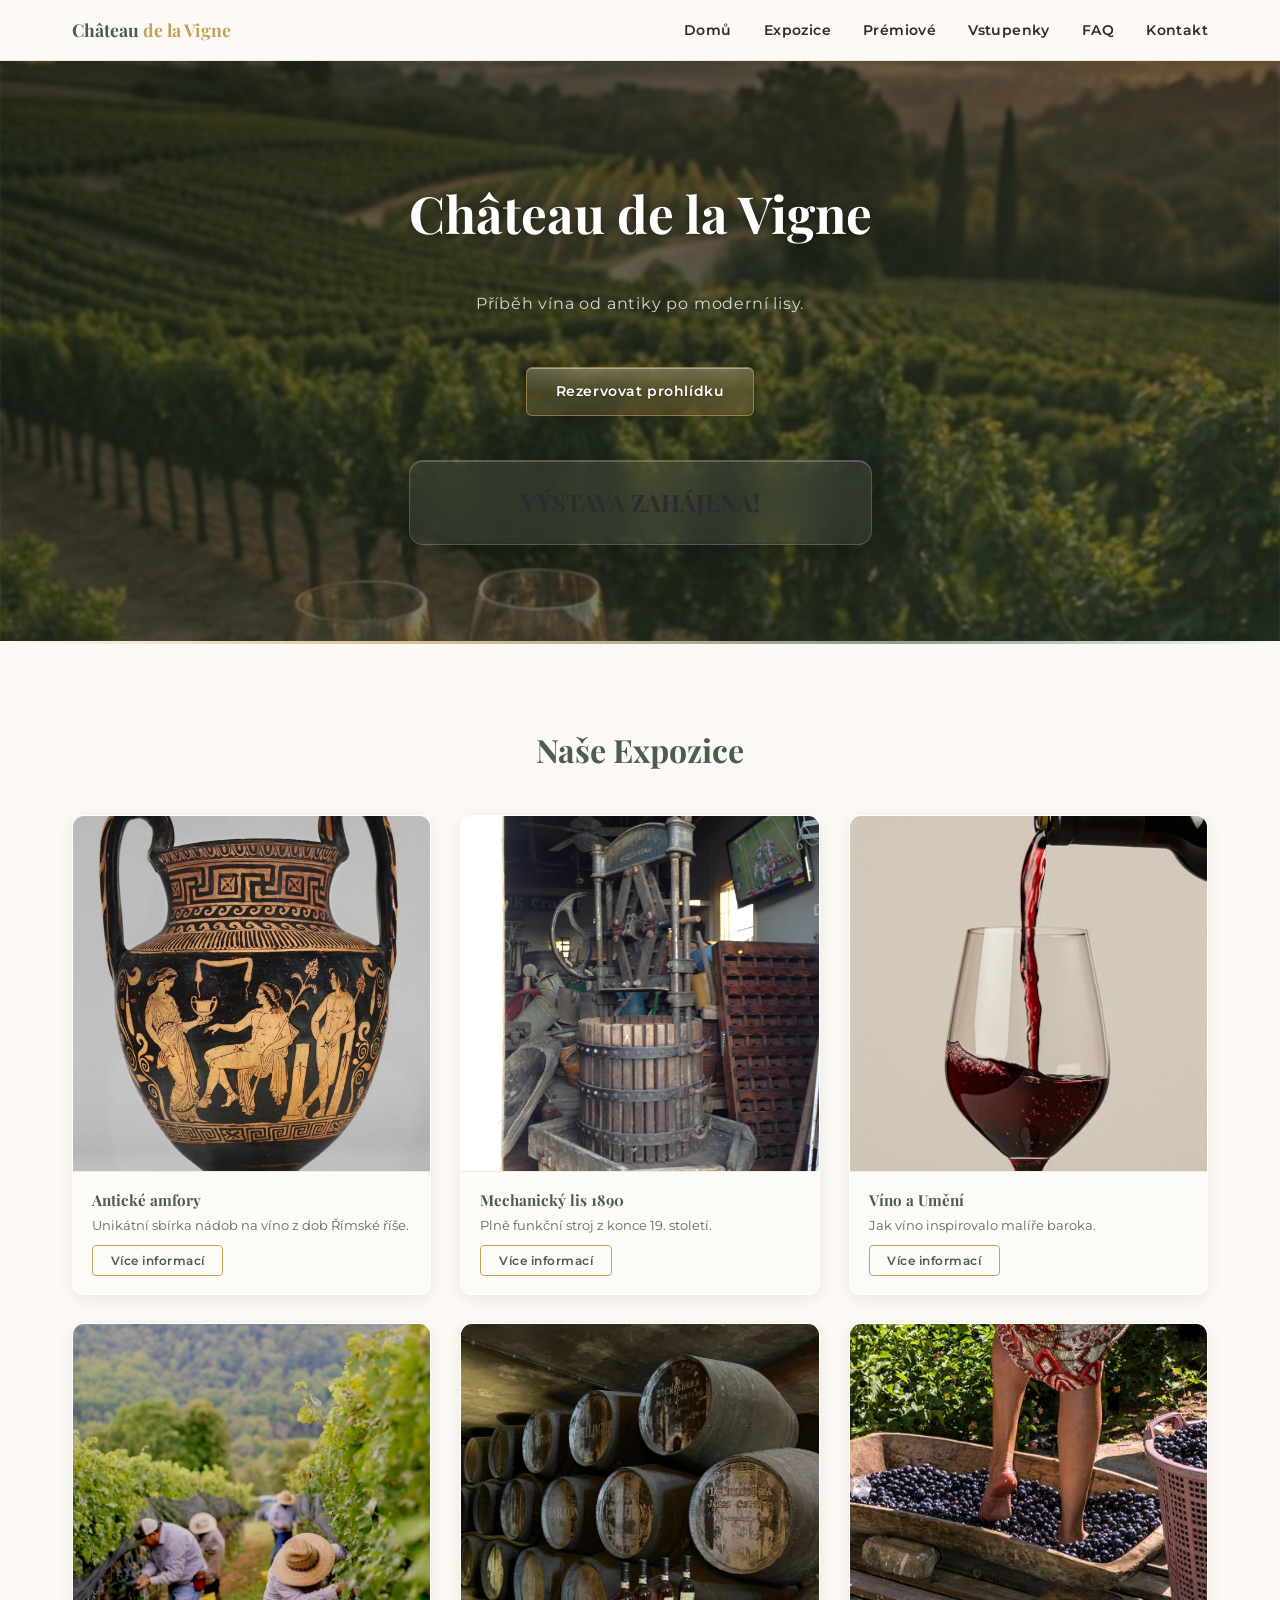
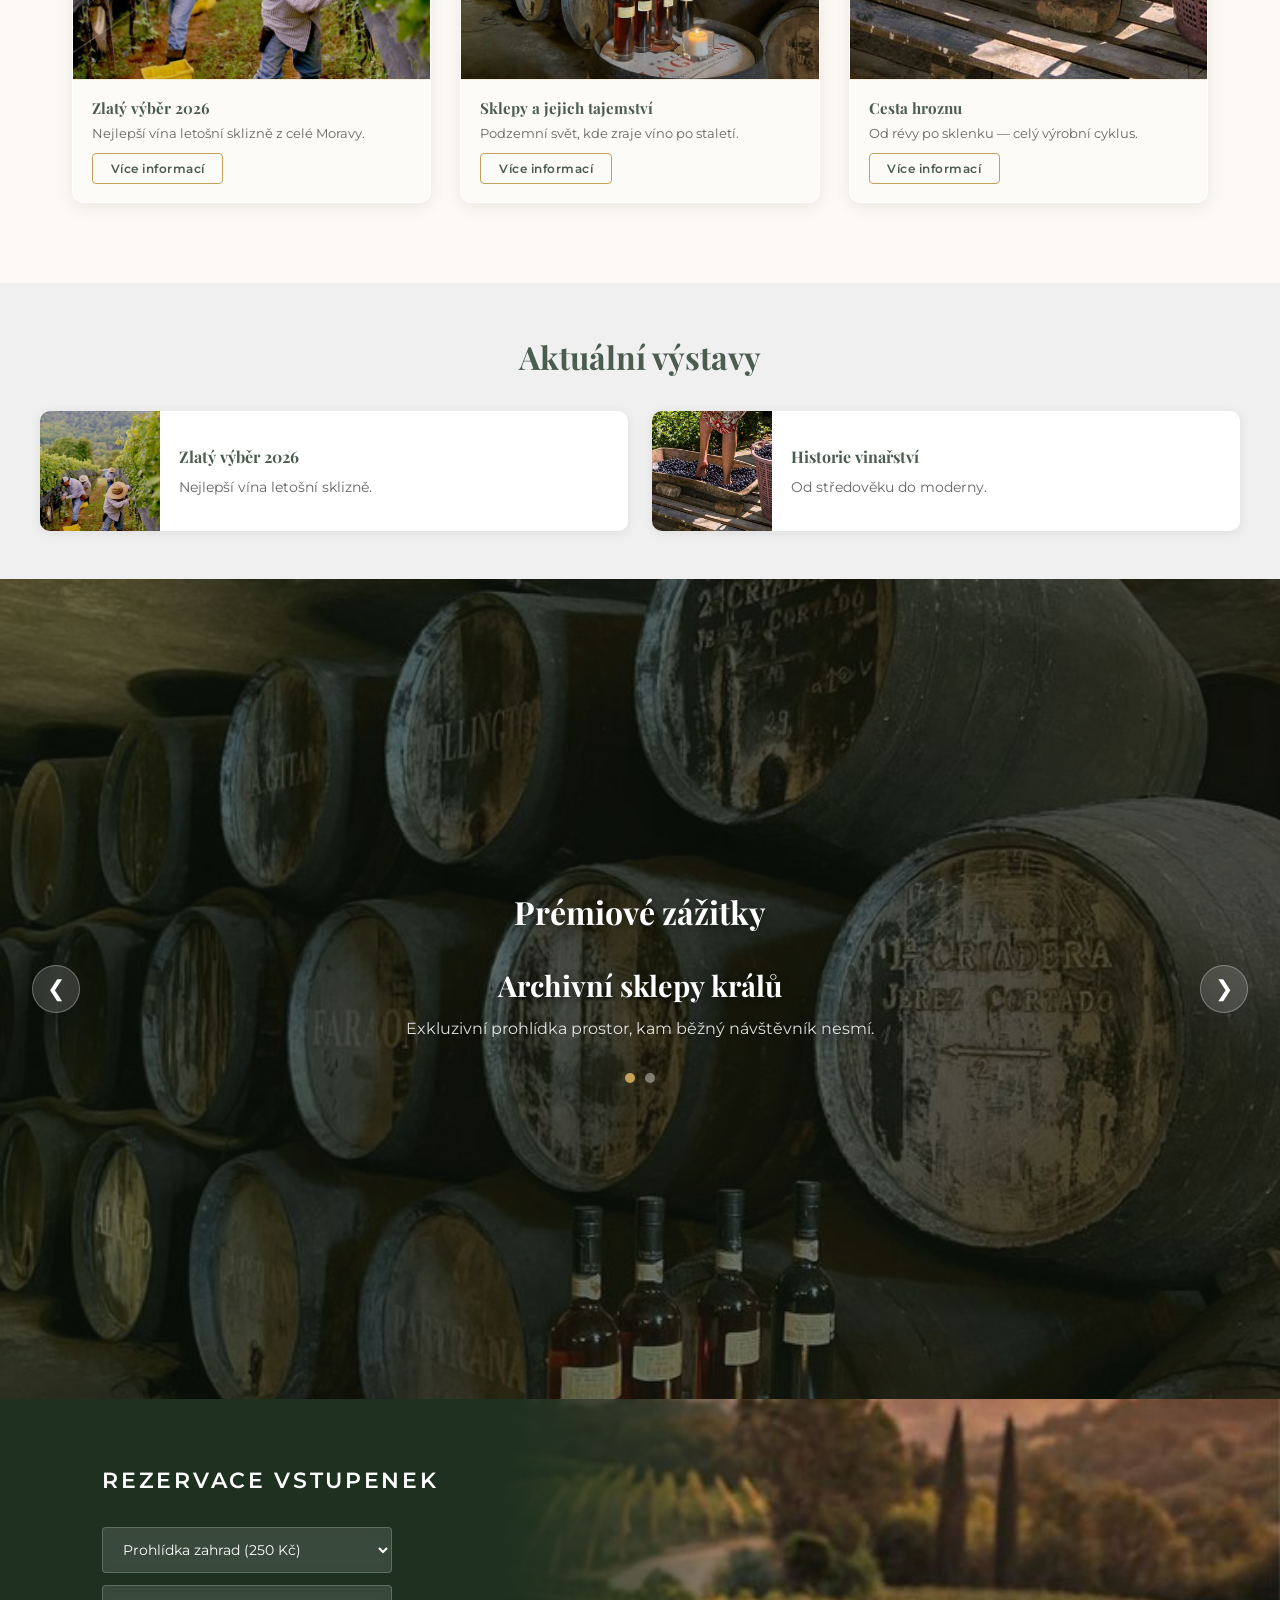
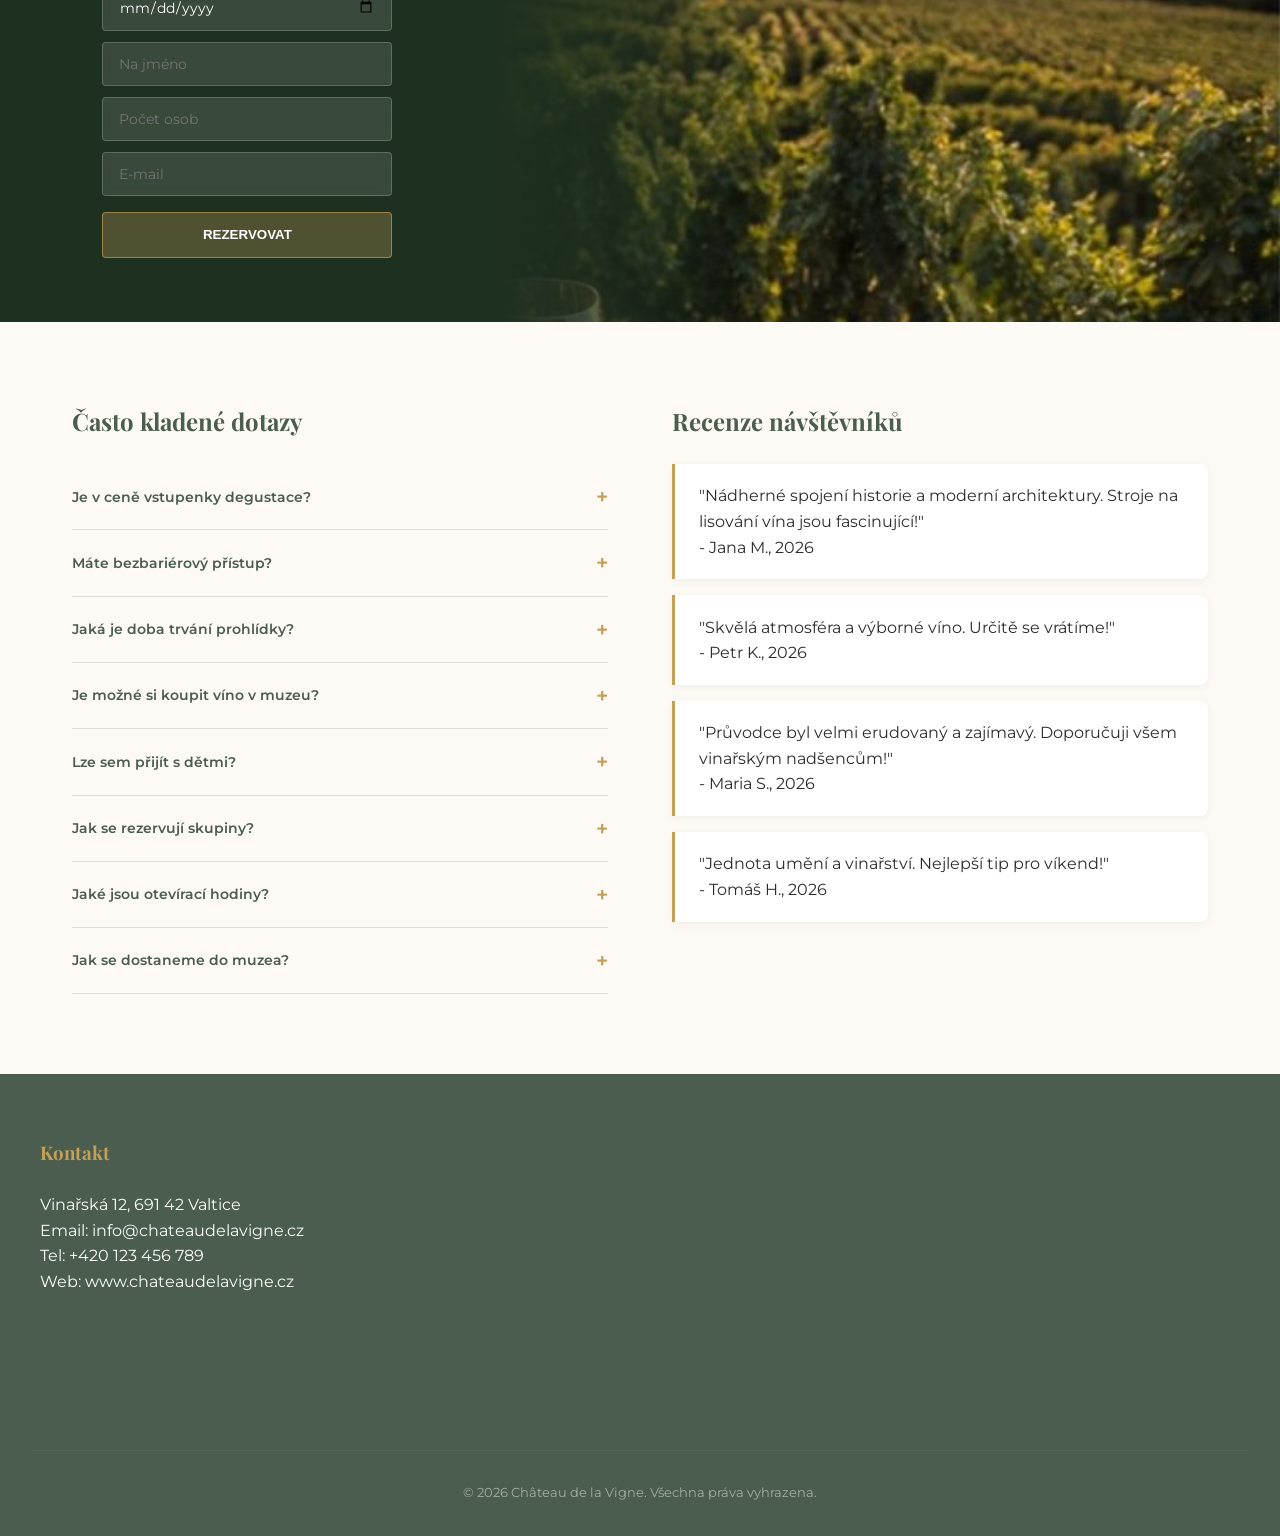
<file: index.html>
<!DOCTYPE html>
<html lang="cs">
<head>
<meta charset="UTF-8" />
<meta name="viewport" content="width=device-width, initial-scale=1.0" />
<title>Château de la Vigne | Muzeum vína</title>
<link rel="stylesheet" href="style.css?v=9">
<link href="https://fonts.googleapis.com/css2?family=Playfair+Display:ital,wght@0,700;1,400&family=Montserrat:wght@300;400;600&display=swap" rel="stylesheet" />
</head>
<body>

<!-- Sticky Navigace -->
<nav class="navbar" id="navbar">
    <div class="nav-container">
        <div class="logo">Château <span>de la Vigne</span></div>
        <ul class="nav-links" id="nav-links">
            <li><a href="#home">Domů</a></li>
            <li><a href="#expozice">Expozice</a></li>
            <li><a href="#premium">Prémiové</a></li>
            <li><a href="#rezervace">Vstupenky</a></li>
            <li><a href="#faq">FAQ</a></li>
            <li><a href="#kontakt">Kontakt</a></li>
        </ul>
        <div class="burger" id="burger">&#9776;</div>
    </div>
</nav>

<!-- Hero Banner + Countdown -->
<section id="home" class="hero" style="background-image: url('images/vinárna.jpg');">
    <div class="hero-content">
        <h1>Château de la Vigne</h1>
        <p>Příběh vína od antiky po moderní lisy.</p>
        <a href="#rezervace" class="cta-btn glass-btn">Rezervovat prohlídku</a>

        <div class="countdown-glass">
            <p class="countdown-title">Nová výstava "Zlatý výběr 2026" začíná za:</p>
            <div class="countdown-container">
                <div class="countdown-item">
                    <span class="countdown-value" id="days">00</span>
                    <span class="countdown-label">Dny</span>
                </div>
                <div class="countdown-sep">:</div>
                <div class="countdown-item">
                    <span class="countdown-value" id="hours">00</span>
                    <span class="countdown-label">Hodin</span>
                </div>
                <div class="countdown-sep">:</div>
                <div class="countdown-item">
                    <span class="countdown-value" id="minutes">00</span>
                    <span class="countdown-label">Minut</span>
                </div>
                <div class="countdown-sep">:</div>
                <div class="countdown-item">
                    <span class="countdown-value" id="seconds">00</span>
                    <span class="countdown-label">Sekund</span>
                </div>
            </div>
        </div>
    </div>
</section>

<!-- Separator -->
<hr class="section-divider" />

<!-- Přehled Expozic -->
<section id="expozice" class="prehled-expozic">
    <h2>Naše Expozice</h2>
    <div class="prehled-grid" id="prehled-grid"></div>
</section>

<!-- Aktuální Expozice -->
<section class="aktualni-expozice">
    <h2>Aktuální výstavy</h2>
    <div class="current-grid" id="current-grid"></div>
</section>

<!-- Carousel - Prémiové výstavy -->
<section id="premium" class="premiumne-vystavy">
    <h2>Prémiové zážitky</h2>
    <div class="carousel">
        <div class="carousel-slide-container">
            <div class="carousel-slide active">
                <img src="images/uvnitr.jpg" alt="Archivní sklepy" />
            </div>
            <div class="carousel-slide">
                <img src="images/makingwine.jpg" alt="Degustace" />
            </div>
        </div>
        <button class="carousel-btn prev" id="carousel-prev">&#10094;</button>
        <button class="carousel-btn next" id="carousel-next">&#10095;</button>
    </div>
    <div class="carousel-caption" id="carousel-caption">
        <h3>Archivní sklepy králů</h3>
        <p>Exkluzivní prohlídka prostor, kam běžný návštěvník nesmí.</p>
    </div>
    <div class="carousel-dots" id="carousel-dots"></div>
</section>

<!-- Rezervace/Vstupenky -->
<section id="rezervace" class="rezervace">
    <div class="rezervace-bg" id="rezervace-bg"></div>
    <div class="rezervace-panel">
        <h2>Rezervace vstupenek</h2>
        <div class="rezervace-form">
            <form id="booking-form">
                <select name="type" id="ticket-type">
                    <option value="zahrady">Prohlídka zahrad (250 Kč)</option>
                    <option value="sklepy">Sklepy & Dům (350 Kč)</option>
                    <option value="degustace">Degustace & Tvorba vína (590 Kč)</option>
                    <option value="bonus">Vše + Bonus program (890 Kč)</option>
                </select>
                <input type="date" name="date" required />
                <input type="text" name="name" placeholder="Na jméno" required />
                <input type="number" name="count" min="1" placeholder="Počet osob" required />
                <input type="email" name="email" placeholder="E-mail" required />
                <button type="submit" class="btn-reserve">Rezervovat</button>
            </form>
        </div>
    </div>
</section>

<!-- FAQ & Recenze -->
<section id="faq" class="info-section">
    <div class="faq">
        <h3>Často kladené dotazy</h3>
        <details>
            <summary>Je v ceně vstupenky degustace?</summary>
            <p>Degustace je součástí balíčku "Degustace & Tvorba vína" a "Vše + Bonus program". U základního vstupného lze dokoupit na místě za dodatečný poplatek 150 Kč.</p>
        </details>
        <details>
            <summary>Máte bezbariérový přístup?</summary>
            <p>Ano, celé muzeum včetně historických sklepů je přístupné výtahem. Máme i sociální zařízení pro osoby se zdravotním postižením.</p>
        </details>
        <details>
            <summary>Jaká je doba trvání prohlídky?</summary>
            <p>Prohlídka zahrad trvá 1-2 hodiny. Sklepy & Dům trvají 2 hodiny. Degustace & Tvorba vína trvá 3-4 hodiny. Bonus program trvá 5-6 hodin.</p>
        </details>
        <details>
            <summary>Je možné si koupit víno v muzeu?</summary>
            <p>Ano, v našem obchodu prodáváme výběr vín z místních vinařství. Příslušníci skupin mohou získat slevu 10%.</p>
        </details>
        <details>
            <summary>Lze sem přijít s dětmi?</summary>
            <p>Děti do 6 let mají vstup zdarma. Pro děti od 7 do 15 let nabízíme zvýhodněnou cenu 100 Kč. Máme také dětský edukační program.</p>
        </details>
        <details>
            <summary>Jak se rezervují skupiny?</summary>
            <p>Skupiny od 10 osob prosím rezervujte minimálně 2 týdny předem na email: groups@chateaudelavigne.cz. Skupiny dostávají slevu 15%.</p>
        </details>
        <details>
            <summary>Jaké jsou otevírací hodiny?</summary>
            <p>Otevřeno úterý - neděle, 10:00 - 18:00. V pondělí jsme zavřeni. V letních měsících (červen-srpen) otevřeno denně.</p>
        </details>
        <details>
            <summary>Jak se dostaneme do muzea?</summary>
            <p>Muzeum se nachází ve Valtici. Lze se sem dostat autem (volné parkoviště), vlakem (zastávka Valtice) nebo autobusem. Nejbližší letiště je Brno (50 km).</p>
        </details>
    </div>
    <div class="reviews">
        <h3>Recenze návštěvníků</h3>
        <div class="review-item">
            <p>"Nádherné spojení historie a moderní architektury. Stroje na lisování vína jsou fascinující!"</p>
            <span>- Jana M., 2026</span>
        </div>
        <div class="review-item">
            <p>"Skvělá atmosféra a výborné víno. Určitě se vrátíme!"</p>
            <span>- Petr K., 2026</span>
        </div>
        <div class="review-item">
            <p>"Průvodce byl velmi erudovaný a zajímavý. Doporučuji všem vinařským nadšencům!"</p>
            <span>- Maria S., 2026</span>
        </div>
        <div class="review-item">
            <p>"Jednota umění a vinařství. Nejlepší tip pro víkend!"</p>
            <span>- Tomáš H., 2026</span>
        </div>
    </div>
</section>

<!-- Kontakt a mapa -->
<footer id="kontakt" class="kontakt">
    <div class="kontakt-wrapper">
        <div class="kontakt-info">
            <h3>Kontakt</h3>
            <p>Vinařská 12, 691 42 Valtice</p>
            <p>Email: info@chateaudelavigne.cz</p>
            <p>Tel: +420 123 456 789</p>
            <p>Web: www.chateaudelavigne.cz</p>
        </div>
        <div class="kontakt-mapa">
            <iframe src="https://www.google.com/maps/embed?pb=!1m18!1m12!1m3!1d2549.5632345857996!2d16.99897!3d48.70563!2m3!1f0!2f0!3f0!3m2!1i1024!2i768!4f13.1!3m3!1m2!1s0x470c394c0e0f0001%3A0x1234567890abcdef!2sVin%C3%A1rsk%C3%A1%2012%2C%20691%2042%20Valtice!5e0!3m2!1scs!2scz!4v1234567890" allowfullscreen="" loading="lazy" referrerpolicy="no-referrer-when-downgrade"></iframe>
        </div>
    </div>
    <p class="copy">&copy; 2026 Château de la Vigne. Všechna práva vyhrazena.</p>
</footer>

<!-- Expo detail modal -->
<div id="expo-modal-overlay">
    <div class="expo-modal">
        <button class="expo-modal-close">&times;</button>
        <div class="expo-modal-img"></div>
        <div class="expo-modal-body">
            <span class="expo-modal-tag"></span>
            <h2 class="expo-modal-title"></h2>
            <div class="expo-modal-meta">
                <div class="expo-meta-item">
                    <span class="meta-label">Termín</span>
                    <span class="meta-value expo-modal-dates"></span>
                </div>
                <div class="expo-meta-item">
                    <span class="meta-label">Vstupné</span>
                    <span class="meta-value expo-modal-price"></span>
                </div>
            </div>
            <p class="expo-modal-desc"></p>
            <div class="expo-modal-includes">
                <h4>Co je součástí</h4>
                <ul></ul>
            </div>
        </div>
    </div>
</div>

<script src="script.js?v=10"></script>
</body>
</html>
</file>
<file: style.css>
:root {
    --primary: #4a5d4e;
    --gold: #c5a059;
    --bg: #fdfaf5;
    --text: #2c2c2c;
    --light-gray: #f0f0f0;
    --dark-gray: #5a5a5a;
}

* {
    margin: 0;
    padding: 0;
    box-sizing: border-box;
}

body {
    font-family: 'Montserrat', sans-serif;
    background-color: var(--bg);
    color: var(--text);
    line-height: 1.6;
}

h1, h2, h3, .logo {
    font-family: 'Playfair Display', serif;
}

/* ===== GLASS BUTTON SYSTEM ===== */
.glass-btn {
    display: inline-block;
    padding: 0.75rem 1.8rem;
    border-radius: 6px;
    font-weight: 600;
    font-family: 'Montserrat', sans-serif;
    font-size: 0.9rem;
    letter-spacing: 0.04em;
    text-decoration: none;
    cursor: pointer;
    border: 1px solid rgba(255, 255, 255, 0.35);
    background: rgba(255, 255, 255, 0.15);
    backdrop-filter: blur(12px);
    -webkit-backdrop-filter: blur(12px);
    box-shadow:
        0 4px 16px rgba(0, 0, 0, 0.15),
        inset 0 1px 0 rgba(255, 255, 255, 0.4),
        inset 0 -1px 0 rgba(0, 0, 0, 0.08);
    color: white;
    text-shadow: 0 1px 2px rgba(0,0,0,0.25);
    transition: all 0.25s ease;
    position: relative;
    overflow: hidden;
}

.glass-btn::before {
    content: '';
    position: absolute;
    top: 0; left: 0; right: 0;
    height: 50%;
    background: linear-gradient(to bottom, rgba(255,255,255,0.18), transparent);
    border-radius: 6px 6px 0 0;
    pointer-events: none;
}

.glass-btn:hover {
    background: rgba(255, 255, 255, 0.25);
    border-color: rgba(255, 255, 255, 0.55);
    box-shadow:
        0 6px 24px rgba(0, 0, 0, 0.2),
        inset 0 1px 0 rgba(255, 255, 255, 0.5),
        inset 0 -1px 0 rgba(0, 0, 0, 0.1);
    transform: translateY(-1px);
}

.glass-btn:active {
    transform: translateY(0);
    box-shadow:
        0 2px 8px rgba(0, 0, 0, 0.15),
        inset 0 1px 0 rgba(255, 255, 255, 0.3);
}

/* Dark background glass btn (hero, footer contexts) */
.hero .glass-btn,
.nova-vystava .glass-btn {
    border-color: rgba(197, 160, 89, 0.6);
    background: rgba(197, 160, 89, 0.2);
    color: white;
}

.hero .glass-btn:hover,
.nova-vystava .glass-btn:hover {
    background: rgba(197, 160, 89, 0.35);
    border-color: rgba(197, 160, 89, 0.8);
}

/* ===== NAVIGACE ===== */
.navbar {
    background: rgba(253, 250, 245, 0.92);
    border-bottom: 1px solid rgba(197, 160, 89, 0.2);
    position: sticky;
    top: 0;
    z-index: 100;
    backdrop-filter: blur(8px);
    -webkit-backdrop-filter: blur(8px);
}

.nav-container {
    max-width: 1200px;
    margin: 0 auto;
    display: flex;
    justify-content: space-between;
    align-items: center;
    padding: 1rem 2rem;
}

.logo {
    font-weight: bold;
    font-size: 1.1rem;
    color: var(--primary);
}

.logo span {
    color: var(--gold);
}

.nav-links {
    display: flex;
    list-style: none;
    gap: 2rem;
}

.nav-links a {
    text-decoration: none;
    color: var(--text);
    font-weight: 600;
    font-size: 0.85rem;
    letter-spacing: 0.03em;
    transition: color 0.3s;
}

.nav-links a:hover {
    color: var(--gold);
}

.burger {
    display: none;
    font-size: 1.5rem;
    cursor: pointer;
    color: var(--primary);
    background: none;
    border: none;
}

/* ===== HERO ===== */
.hero {
    background-color: #3a4a3a;
    background-size: cover;
    background-position: center;
    padding: 5rem 2rem 4rem;
    text-align: center;
    min-height: 580px;
    display: flex;
    align-items: center;
    justify-content: center;
    position: relative;
    overflow: hidden;
}

.hero::before {
    content: '';
    position: absolute;
    inset: 0;
    background: linear-gradient(160deg, rgba(20,30,20,0.65) 0%, rgba(40,55,40,0.55) 100%);
    z-index: 0;
}

.hero-content {
    max-width: 640px;
    position: relative;
    z-index: 1;
    display: flex;
    flex-direction: column;
    align-items: center;
    gap: 1.2rem;
}

.hero h1 {
    font-size: 3.2rem;
    color: white;
    margin-bottom: 1rem;
    text-shadow: 0 2px 8px rgba(0,0,0,0.3);
}

.hero p {
    font-size: 1rem;
    color: rgba(255,255,255,0.8);
    margin-bottom: 2rem;
    letter-spacing: 0.05em;
}

/* Glass countdown inside hero */
.countdown-glass {
    margin-top: 1.5rem;
    background: rgba(255, 255, 255, 0.08);
    backdrop-filter: blur(16px);
    -webkit-backdrop-filter: blur(16px);
    border: 1px solid rgba(255, 255, 255, 0.18);
    border-radius: 14px;
    padding: 1.4rem 2.5rem;
    box-shadow:
        0 8px 32px rgba(0,0,0,0.25),
        inset 0 1px 0 rgba(255,255,255,0.2),
        inset 0 -1px 0 rgba(0,0,0,0.1);
    width: 100%;
    max-width: 500px;
}

.countdown-title {
    font-size: 0.75rem;
    letter-spacing: 0.08em;
    text-transform: uppercase;
    color: rgba(255,255,255,0.65);
    margin-bottom: 1rem;
    font-family: 'Montserrat', sans-serif;
}

.countdown-container {
    display: flex;
    justify-content: center;
    align-items: center;
    gap: 0.5rem;
}

.countdown-item {
    display: flex;
    flex-direction: column;
    align-items: center;
    min-width: 60px;
}

.countdown-sep {
    font-size: 1.6rem;
    color: var(--gold);
    font-weight: 300;
    margin-bottom: 1.2rem;
    opacity: 0.7;
}

.countdown-value {
    font-size: 2.2rem;
    font-weight: 700;
    font-family: 'Playfair Display', serif;
    color: var(--gold);
    line-height: 1;
}

.countdown-label {
    font-size: 0.65rem;
    letter-spacing: 0.1em;
    text-transform: uppercase;
    color: rgba(255,255,255,0.5);
    margin-top: 0.4rem;
}

/* ===== SEPARATOR ===== */
.section-divider {
    border: none;
    height: 3px;
    background: linear-gradient(90deg, transparent 0%, var(--gold) 30%, var(--primary) 70%, transparent 100%);
    margin: 0;
    opacity: 0.6;
}

/* ===== PŘEHLED EXPOZIC ===== */
.prehled-expozic {
    padding: 5rem 2rem;
    max-width: 1200px;
    width: 100%;
    margin: 0 auto;
    box-sizing: border-box;
}

.prehled-expozic h2,
.aktualni-expozice h2,
.premiumne-vystavy h2,
.rezervace h2,
.info-section h3 {
    text-align: center;
    margin-bottom: 2.5rem;
    font-size: 2rem;
    color: var(--primary);
}

.prehled-grid {
    display: grid;
    grid-template-columns: repeat(3, 1fr);
    gap: 1.8rem;
    justify-content: center;
    width: 100%;
}

.expo-card {
    min-width: 0;
    display: flex;
    flex-direction: column;
    background: rgba(255,255,255,0.5);
    backdrop-filter: blur(8px);
    -webkit-backdrop-filter: blur(8px);
    border: 1px solid rgba(255,255,255,0.8);
    border-radius: 12px;
    overflow: hidden;
    box-shadow: 0 4px 18px rgba(0,0,0,0.08), inset 0 1px 0 rgba(255,255,255,0.9);
    transition: transform 0.3s, box-shadow 0.3s;
    aspect-ratio: 3 / 4;
}

.expo-card:hover {
    transform: translateY(-6px);
    box-shadow: 0 14px 36px rgba(0,0,0,0.13), inset 0 1px 0 rgba(255,255,255,0.9);
}

.expo-card-img {
    width: 100%;
    flex: 1;
    background: var(--light-gray) center/cover no-repeat;
    min-height: 0;
}

.expo-card-content {
    padding: 1rem 1.2rem 1.1rem;
    background: rgba(253,250,245,0.72);
    backdrop-filter: blur(16px);
    -webkit-backdrop-filter: blur(16px);
    border-top: 1px solid rgba(197,160,89,0.18);
    flex-shrink: 0;
}

.expo-card-content h3 {
    margin-bottom: 0.25rem;
    font-size: 0.95rem;
    color: var(--primary);
}

.expo-card-content p {
    font-size: 0.82rem;
    color: #666;
    margin-bottom: 0.6rem;
    line-height: 1.45;
    display: -webkit-box;
    -webkit-line-clamp: 2;
    -webkit-box-orient: vertical;
    overflow: hidden;
}

.expo-card-btn {
    display: inline-block;
    padding: 0.45rem 1.1rem;
    font-size: 0.78rem;
    font-weight: 600;
    font-family: 'Montserrat', sans-serif;
    letter-spacing: 0.04em;
    color: var(--primary);
    border: 1.5px solid var(--gold);
    border-radius: 4px;
    background: transparent;
    cursor: pointer;
    transition: all 0.2s ease;
}

.expo-card-btn:hover {
    background: var(--gold);
    color: white;
}

/* ===== EXPO DETAIL MODAL ===== */
#expo-modal-overlay {
    position: fixed;
    inset: 0;
    background: rgba(0,0,0,0.6);
    backdrop-filter: blur(8px);
    -webkit-backdrop-filter: blur(8px);
    z-index: 10000;
    display: flex;
    align-items: center;
    justify-content: center;
    padding: 1.5rem;
    opacity: 0;
    pointer-events: none;
    transition: opacity 0.28s ease;
}

#expo-modal-overlay.active {
    opacity: 1;
    pointer-events: auto;
}

.expo-modal {
    background: var(--bg);
    border-radius: 16px;
    width: 100%;
    max-width: 560px;
    max-height: 88vh;
    overflow-y: auto;
    box-shadow: 0 24px 60px rgba(0,0,0,0.3);
    display: flex;
    flex-direction: column;
    position: relative;
}

.expo-modal-img {
    width: 100%;
    height: 220px;
    background: var(--light-gray) center/cover no-repeat;
    border-radius: 16px 16px 0 0;
    flex-shrink: 0;
}

.expo-modal-close {
    position: absolute;
    top: 12px;
    right: 12px;
    width: 34px;
    height: 34px;
    border-radius: 50%;
    background: rgba(255,255,255,0.92);
    border: none;
    font-size: 1.3rem;
    font-weight: 700;
    cursor: pointer;
    display: flex;
    align-items: center;
    justify-content: center;
    box-shadow: 0 2px 8px rgba(0,0,0,0.15);
    z-index: 2;
    transition: background 0.2s;
}

.expo-modal-close:hover {
    background: white;
}

.expo-modal-body {
    padding: 1.6rem 1.8rem 2rem;
}

.expo-modal-tag {
    display: inline-block;
    font-size: 0.7rem;
    font-weight: 600;
    letter-spacing: 0.1em;
    text-transform: uppercase;
    color: var(--gold);
    border: 1px solid rgba(197,160,89,0.4);
    border-radius: 20px;
    padding: 0.2rem 0.75rem;
    margin-bottom: 0.7rem;
}

.expo-modal-body h2 {
    font-size: 1.5rem;
    color: var(--primary);
    margin-bottom: 1rem;
}

.expo-modal-meta {
    display: grid;
    grid-template-columns: 1fr 1fr;
    gap: 0.6rem;
    margin-bottom: 1.2rem;
}

.expo-meta-item {
    background: rgba(197,160,89,0.08);
    border: 1px solid rgba(197,160,89,0.2);
    border-radius: 8px;
    padding: 0.6rem 0.9rem;
}

.expo-meta-item .meta-label {
    display: block;
    font-size: 0.68rem;
    letter-spacing: 0.08em;
    text-transform: uppercase;
    color: var(--dark-gray);
    margin-bottom: 0.2rem;
}

.expo-meta-item .meta-value {
    font-size: 0.85rem;
    font-weight: 600;
    color: var(--primary);
}

.expo-modal-body p {
    font-size: 0.88rem;
    color: #555;
    line-height: 1.65;
    margin-bottom: 1.3rem;
}

.expo-modal-includes h4 {
    font-size: 0.78rem;
    text-transform: uppercase;
    letter-spacing: 0.07em;
    color: var(--dark-gray);
    margin-bottom: 0.7rem;
}

.expo-modal-includes ul {
    list-style: none;
    display: flex;
    flex-direction: column;
    gap: 0.45rem;
}

.expo-modal-includes ul li {
    font-size: 0.85rem;
    color: var(--text);
    padding-left: 1.3rem;
    position: relative;
}

.expo-modal-includes ul li::before {
    content: '✓';
    position: absolute;
    left: 0;
    color: var(--gold);
    font-weight: 700;
}

/* ===== FIX PRO ŠIPKY SLIDERU ===== */
.carousel-btn {
    z-index: 100 !important;
    pointer-events: auto !important;
    cursor: pointer;
}

/* ===== AKTUÁLNÍ EXPOZICE ===== */
.aktualni-expozice {
    padding: 3rem 2rem;
    background: var(--light-gray);
}

.aktualni-expozice > h2 {
    max-width: 1200px;
    margin: 0 auto 1.8rem;
}

.current-grid {
    display: grid;
    grid-template-columns: 1fr 1fr;
    gap: 1.5rem;
    max-width: 1200px;
    margin: 0 auto;
}

.current-expo {
    background: white;
    border-radius: 10px;
    overflow: hidden;
    display: flex;
    flex-direction: row;
    box-shadow: 0 2px 12px rgba(0,0,0,0.08);
    max-height: 120px;
}

.current-expo-img {
    width: 120px;
    min-height: 120px;
    background: var(--light-gray) center/cover no-repeat;
    flex-shrink: 0;
}

.current-expo-content {
    padding: 1rem 1.2rem;
    flex: 1;
    display: flex;
    flex-direction: column;
    justify-content: center;
}

.current-expo-content h3 {
    margin-bottom: 0.5rem;
    font-size: 1rem;
    color: var(--primary);
}

.current-expo-content p {
    font-size: 0.85rem;
    color: #666;
    line-height: 1.4;
    display: -webkit-box;
    -webkit-line-clamp: 2;
    -webkit-box-orient: vertical;
    overflow: hidden;
}

/* ===== CAROUSEL / PRÉMIOVÉ ===== */
.premiumne-vystavy {
    position: relative;
    min-height: 820px;
    overflow: hidden;
    display: flex;
    flex-direction: column;
    align-items: center;
    justify-content: center;
    padding: 5rem 2rem;
}

.carousel {
    position: absolute;
    inset: 0;
    width: 100%;
    height: 100%;
    z-index: 0;
}

.carousel-slide-container {
    position: absolute;
    inset: 0;
    width: 100%;
    height: 100%;
}

.carousel-slide {
    position: absolute;
    inset: 0;
    width: 100%;
    height: 100%;
    display: none;
}

.carousel-slide.active {
    display: block;
}

.carousel-slide img {
    width: 100%;
    height: 100%;
    object-fit: cover;
}

.carousel::after {
    content: '';
    position: absolute;
    inset: 0;
    background: rgba(15, 25, 15, 0.55);
    z-index: 1;
    pointer-events: none;
}

.premiumne-vystavy > h2 {
    position: relative;
    z-index: 3;
    color: white;
    text-shadow: 0 2px 8px rgba(0,0,0,0.4);
    margin-bottom: 1.5rem;
}

.carousel-caption {
    position: relative;
    z-index: 3;
    text-align: center;
    color: white;
    max-width: 640px;
    margin: 0 auto;
    padding: 0 1rem;
}

.carousel-caption h3 {
    font-size: 1.8rem;
    margin-bottom: 0.5rem;
    font-family: 'Playfair Display', serif;
    text-shadow: 0 2px 8px rgba(0,0,0,0.4);
}

.carousel-caption p {
    font-size: 1rem;
    opacity: 0.85;
}

.carousel-btn {
    position: absolute;
    top: 50%;
    transform: translateY(-50%);
    background: rgba(255,255,255,0.15);
    backdrop-filter: blur(10px);
    -webkit-backdrop-filter: blur(10px);
    color: white;
    border: 1px solid rgba(255,255,255,0.3);
    font-size: 1.4rem;
    width: 48px;
    height: 48px;
    display: flex;
    align-items: center;
    justify-content: center;
    border-radius: 50%;
    cursor: pointer;
    z-index: 4;
    transition: all 0.25s ease;
}

.carousel-btn:hover {
    background: rgba(255,255,255,0.28);
    border-color: rgba(255,255,255,0.55);
}

.carousel-btn.prev { left: 2rem; }
.carousel-btn.next { right: 2rem; }

.carousel-dots {
    position: relative;
    z-index: 3;
    text-align: center;
    margin-top: 1.5rem;
}

.dot {
    display: inline-block;
    width: 10px;
    height: 10px;
    border-radius: 50%;
    background: rgba(255,255,255,0.4);
    margin: 0 5px;
    cursor: pointer;
    transition: background 0.3s;
}

.dot.active {
    background: var(--gold);
}

/* ===== REZERVACE ===== */
.rezervace {
    position: relative;
    min-height: 520px;
    overflow: hidden;
}

/* Obrázek pokrývá celou sekci na pozadí */
.rezervace-bg {
    position: absolute;
    inset: 0;
    background: url('images/vinárna.jpg') center/cover no-repeat;
    z-index: 0;
}

/* Překryv — gradient zleva plná barva → doprava průhledná */
.rezervace-panel {
    position: relative;
    z-index: 1;
    width: 60%;
    min-height: 520px;
    padding: 4rem 4rem 4rem 8%;
    display: flex;
    flex-direction: column;
    justify-content: center;
    align-items: flex-start;
    background: linear-gradient(to right,
        #1e3020 0%,
        #1e3020 65%,
        rgba(30,48,32,0.6) 85%,
        transparent 100%
    );
}

.rezervace-panel h2 {
    color: white;
    font-size: 1.4rem;
    letter-spacing: 0.12em;
    text-transform: uppercase;
    margin-bottom: 1.8rem;
    font-family: 'Montserrat', sans-serif;
    font-weight: 600;
    text-align: center;
}

.rezervace-form form {
    display: flex;
    flex-direction: column;
    gap: 0.7rem;
    max-width: 360px;
}

.rezervace-form input,
.rezervace-form select {
    padding: 0.75rem 1rem;
    border: 1px solid rgba(255,255,255,0.2);
    border-radius: 4px;
    font-size: 0.88rem;
    font-family: inherit;
    background: rgba(255,255,255,0.12);
    color: white;
    backdrop-filter: blur(4px);
    width: 100%;
}

.rezervace-form select option {
    color: #222222 !important;
    background-color: #ffffff !important;
}

.btn-reserve {
    margin-top: 0.3rem;
    background: rgba(197,160,89,0.3);
    color: white;
    padding: 0.9rem;
    border: 1px solid rgba(197,160,89,0.65);
    border-radius: 4px;
    font-weight: 600;
    text-transform: uppercase;
    cursor: pointer;
    transition: background 0.25s;
    width: 100%;
}

.btn-reserve:hover {
    background: rgba(197,160,89,0.5);
}

/* Skryje starý overlay a inner */
.rezervace-overlay { display: none; }
.rezervace-inner    { display: none; }

/* ===== FAQ & RECENZE ===== */
.info-section {
    display: grid;
    grid-template-columns: 1fr 1fr;
    gap: 4rem;
    max-width: 1200px;
    margin: 0 auto;
    padding: 5rem 2rem;
    align-items: start;
}

.info-section .faq > h3,
.info-section .reviews > h3 {
    font-size: 1.5rem;
    margin-bottom: 1.5rem;
    color: var(--primary);
    text-align: left;
    font-family: 'Playfair Display', serif;
}

details {
    border-bottom: 1px solid #e0ddd8;
}

details summary {
    cursor: pointer;
    font-weight: 600;
    font-size: 0.88rem;
    display: grid;
    grid-template-columns: 1fr auto;
    gap: 1rem;
    align-items: center;
    color: var(--primary);
    padding: 1rem 0;
    list-style: none;
}

details summary::-webkit-details-marker,
details summary::marker {
    display: none;
}

details summary::after {
    content: '+';
    font-size: 1.3rem;
    color: var(--gold);
    transition: transform 0.25s ease;
}

details[open] summary::after {
    transform: rotate(45deg);
}

details p {
    padding: 0 0 1rem 0;
    font-size: 0.87rem;
    color: #555;
}

.review-item {
    background: white;
    border-left: 3px solid var(--gold);
    padding: 1.2rem 1.5rem;
    border-radius: 0 8px 8px 0;
    margin-bottom: 1rem;
    box-shadow: 0 2px 8px rgba(0,0,0,0.05);
}

/* ===== KONTAKT / FOOTER ===== */
.kontakt {
    background: var(--primary);
    color: white;
    padding: 4rem 2rem 2rem;
}

.kontakt-wrapper {
    max-width: 1200px;
    margin: 0 auto 2rem;
    display: grid;
    grid-template-columns: 1fr 1fr;
    gap: 2rem;
}

.kontakt-info h3 {
    margin-bottom: 1.5rem;
    color: var(--gold);
}

.kontakt-mapa {
    border-radius: 10px;
    overflow: hidden;
    height: 280px;
}

.kontakt-mapa iframe {
    width: 100%;
    height: 100%;
    border: none;
}

.copy {
    text-align: center;
    font-size: 0.8rem;
    opacity: 0.5;
    padding-top: 2rem;
    border-top: 1px solid rgba(255,255,255,0.1);
}

/* ===== TABLET RESPONSIVENESS ===== */
@media (max-width: 1024px) and (min-width: 769px) {
    .prehled-grid {
        grid-template-columns: repeat(2, 1fr);
    }
    .current-grid {
        grid-template-columns: 1fr;
    }
}

/* ===== MOBILNÍ RESPONSIVENESS ===== */
@media (max-width: 768px) {
    /* NAVIGACE */
    .nav-container {
        padding: 1rem 1.2rem;
    }

    .nav-links {
        display: none;
        position: absolute;
        top: 64px;
        right: 1rem;
        width: 220px;
        flex-direction: column;
        gap: 0;
        background: rgba(253,250,245,0.98);
        backdrop-filter: blur(12px);
        border-radius: 12px;
        box-shadow: 0 10px 30px rgba(0,0,0,0.12);
        border: 1px solid rgba(197,160,89,0.2);
    }

    .nav-links.active {
        display: flex;
    }

    .nav-links li {
        border-bottom: 1px solid rgba(0,0,0,0.06);
    }

    .nav-links a {
        display: block;
        padding: 1rem 1.2rem;
    }

    .burger {
        display: block;
    }

    /* HERO */
    .hero {
        min-height: 500px;
        padding: 4rem 1.2rem;
    }

    .hero h1 {
        font-size: 2.2rem;
    }

    /* COUNTDOWN */
    .countdown-glass {
        width: 100%;
        padding: 1.4rem 1rem;
    }

    .countdown-container {
        flex-wrap: wrap;
        gap: 0.5rem;
    }

    .countdown-sep {
        display: none;
    }

    /* SECTIONS GLOBAL */
    .prehled-expozic,
    .aktualni-expozice,
    .premiumne-vystavy,
    .rezervace,
    .kontakt {
        padding-left: 1.2rem;
        padding-right: 1.2rem;
    }

    /* PŘEHLED EXPOZIC */
    .prehled-grid {
        grid-template-columns: 1fr;
        gap: 1.5rem;
    }

    .expo-card {
        aspect-ratio: auto;
        flex-direction: row;
        align-items: stretch;
        background: rgba(255,255,255,0.8);
    }

    .expo-card-img {
        width: 120px;
        min-width: 120px;
        height: auto;
        min-height: 100%;
    }

    .expo-card-content {
        flex: 1;
        padding: 1rem;
        border-top: none;
        border-left: 1px solid rgba(197,160,89,0.18);
    }

    /* AKTUÁLNÍ EXPOZICE */
    .current-grid {
        grid-template-columns: 1fr;
        gap: 1.2rem;
    }

    .current-expo {
        flex-direction: row;
        max-height: none;
        height: auto;
        padding: 0.5rem 0;
    }

    .current-expo-img {
        width: 100px;
        height: 100px;
        min-height: 100px;
        border-radius: 8px;
        margin-left: 0.5rem;
    }

    .current-expo-content p {
        -webkit-line-clamp: 3;
    }

    /* PRÉMIOVÉ VÝSTAVY */
    .premiumne-vystavy {
        min-height: 420px;
    }

    .carousel-caption h3 {
        font-size: 1.4rem;
    }

    #carousel-prev, #carousel-next {
        display: none;
    }

    /* REZERVACE */
    .rezervace-panel {
        width: 100%;
        min-height: auto;
        padding: 2.5rem 1.2rem;
        background: linear-gradient(to bottom,
            #1e3020 0%,
            #1e3020 75%,
            rgba(30,48,32,0.7) 90%,
            transparent 100%
        );
    }

    .rezervace-form form {
        max-width: 100%;
    }

    /* FAQ & FOOTER */
    .info-section {
        grid-template-columns: 1fr;
        gap: 3rem;
        padding: 3rem 1.2rem;
    }

    .kontakt-wrapper {
        grid-template-columns: 1fr;
    }

    .kontakt-mapa {
        height: 240px;
    }
}
</file>
